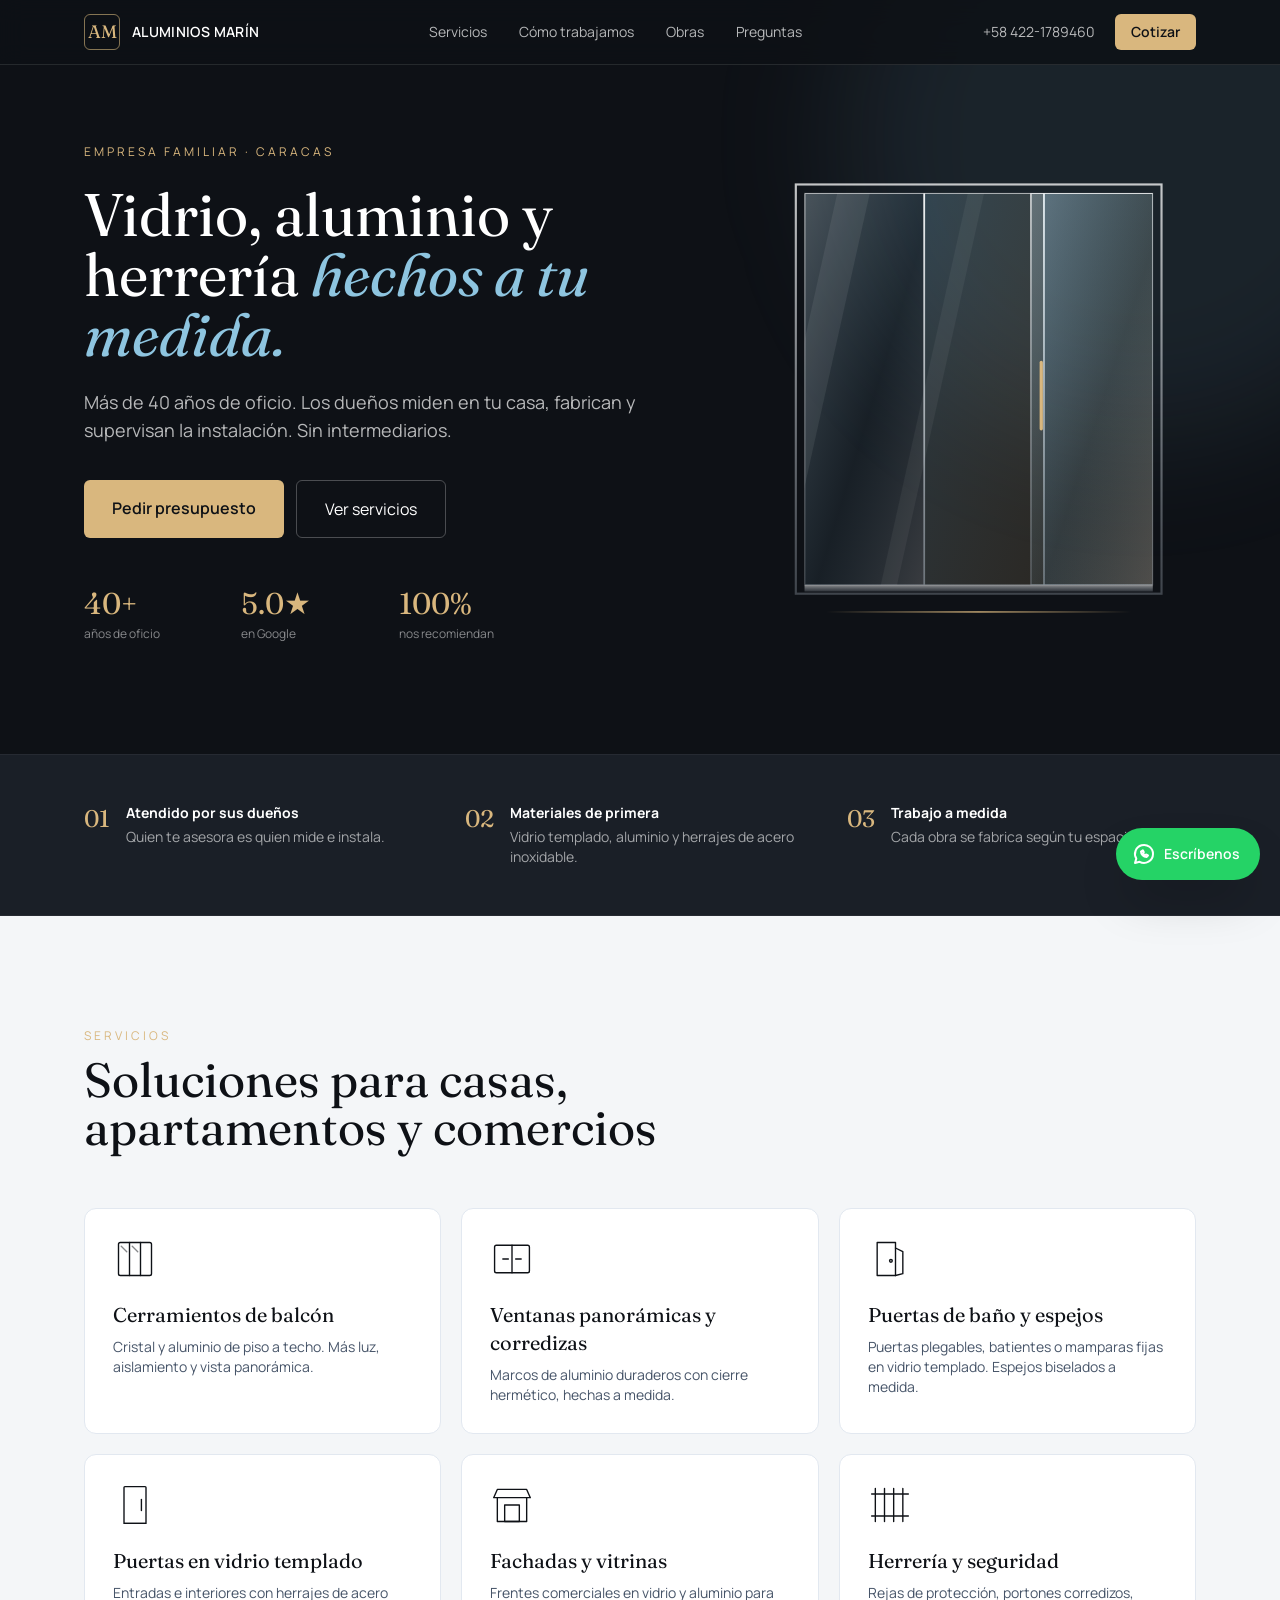
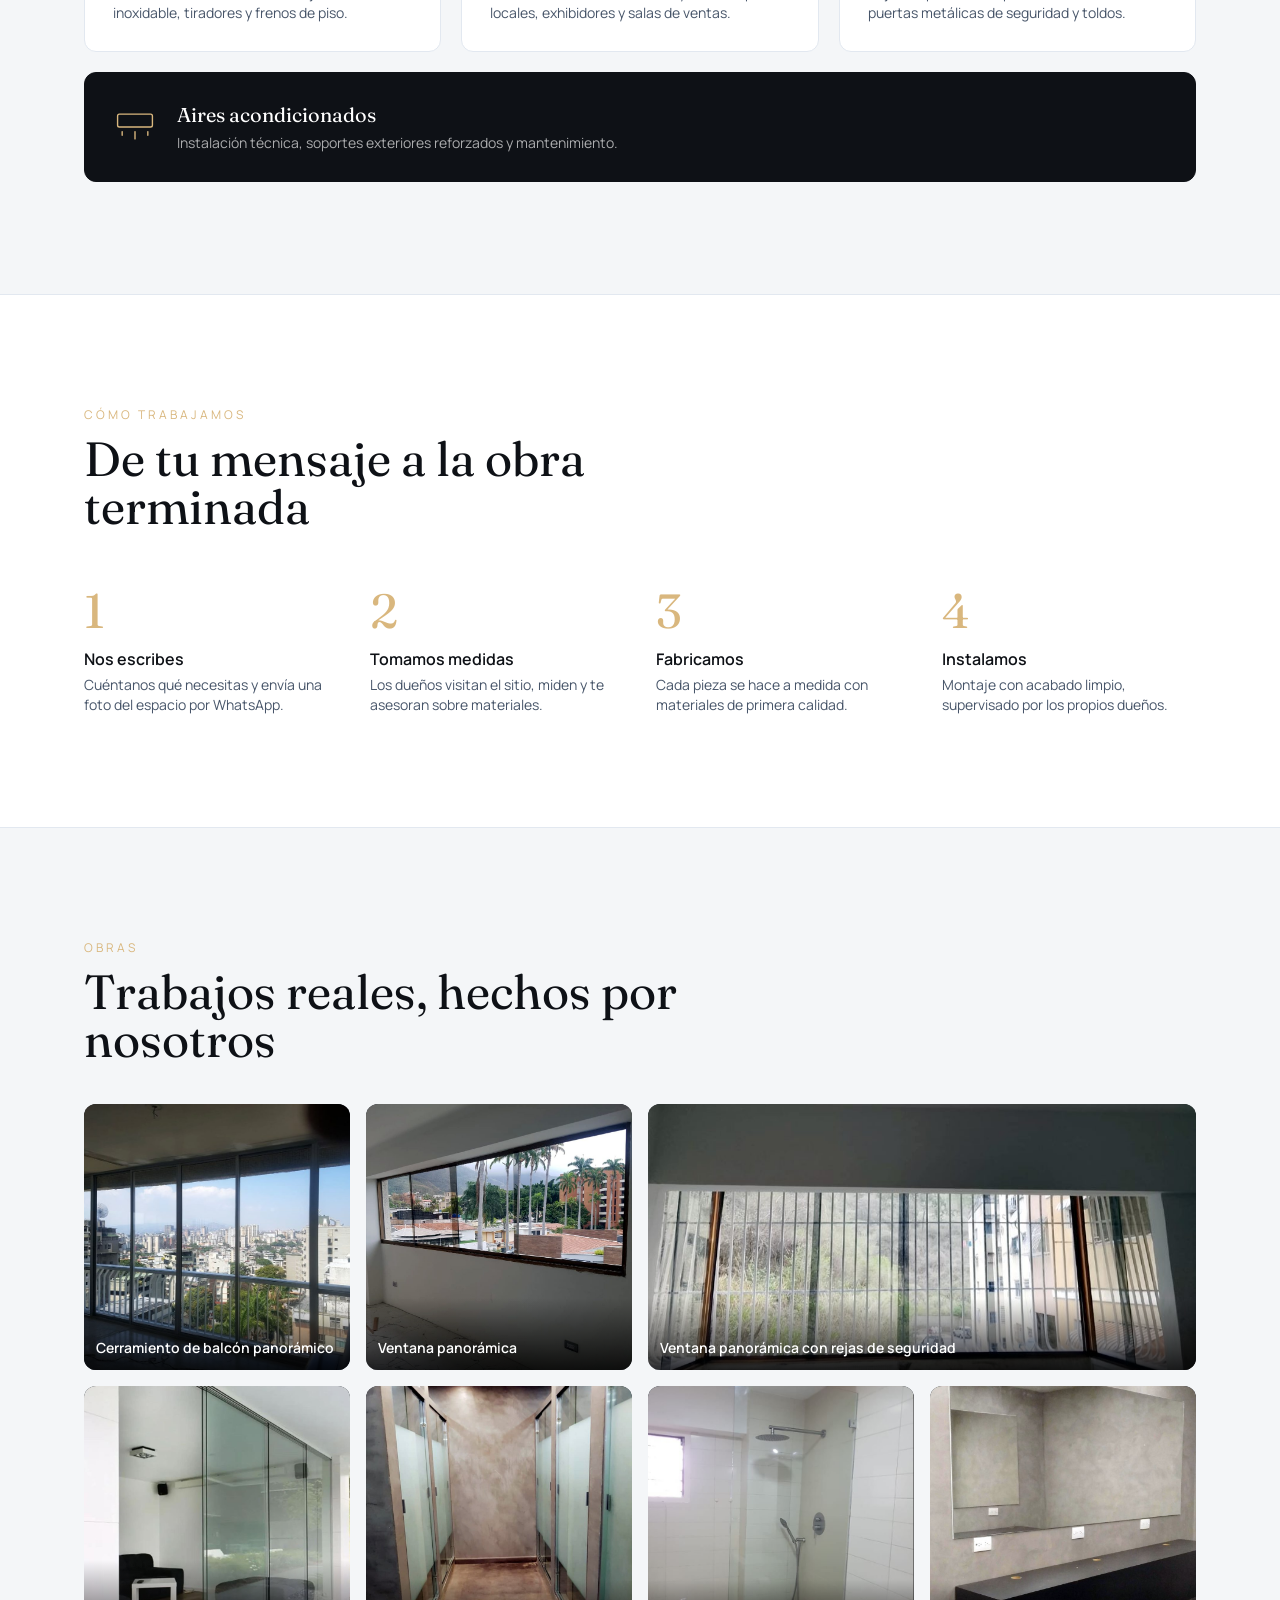
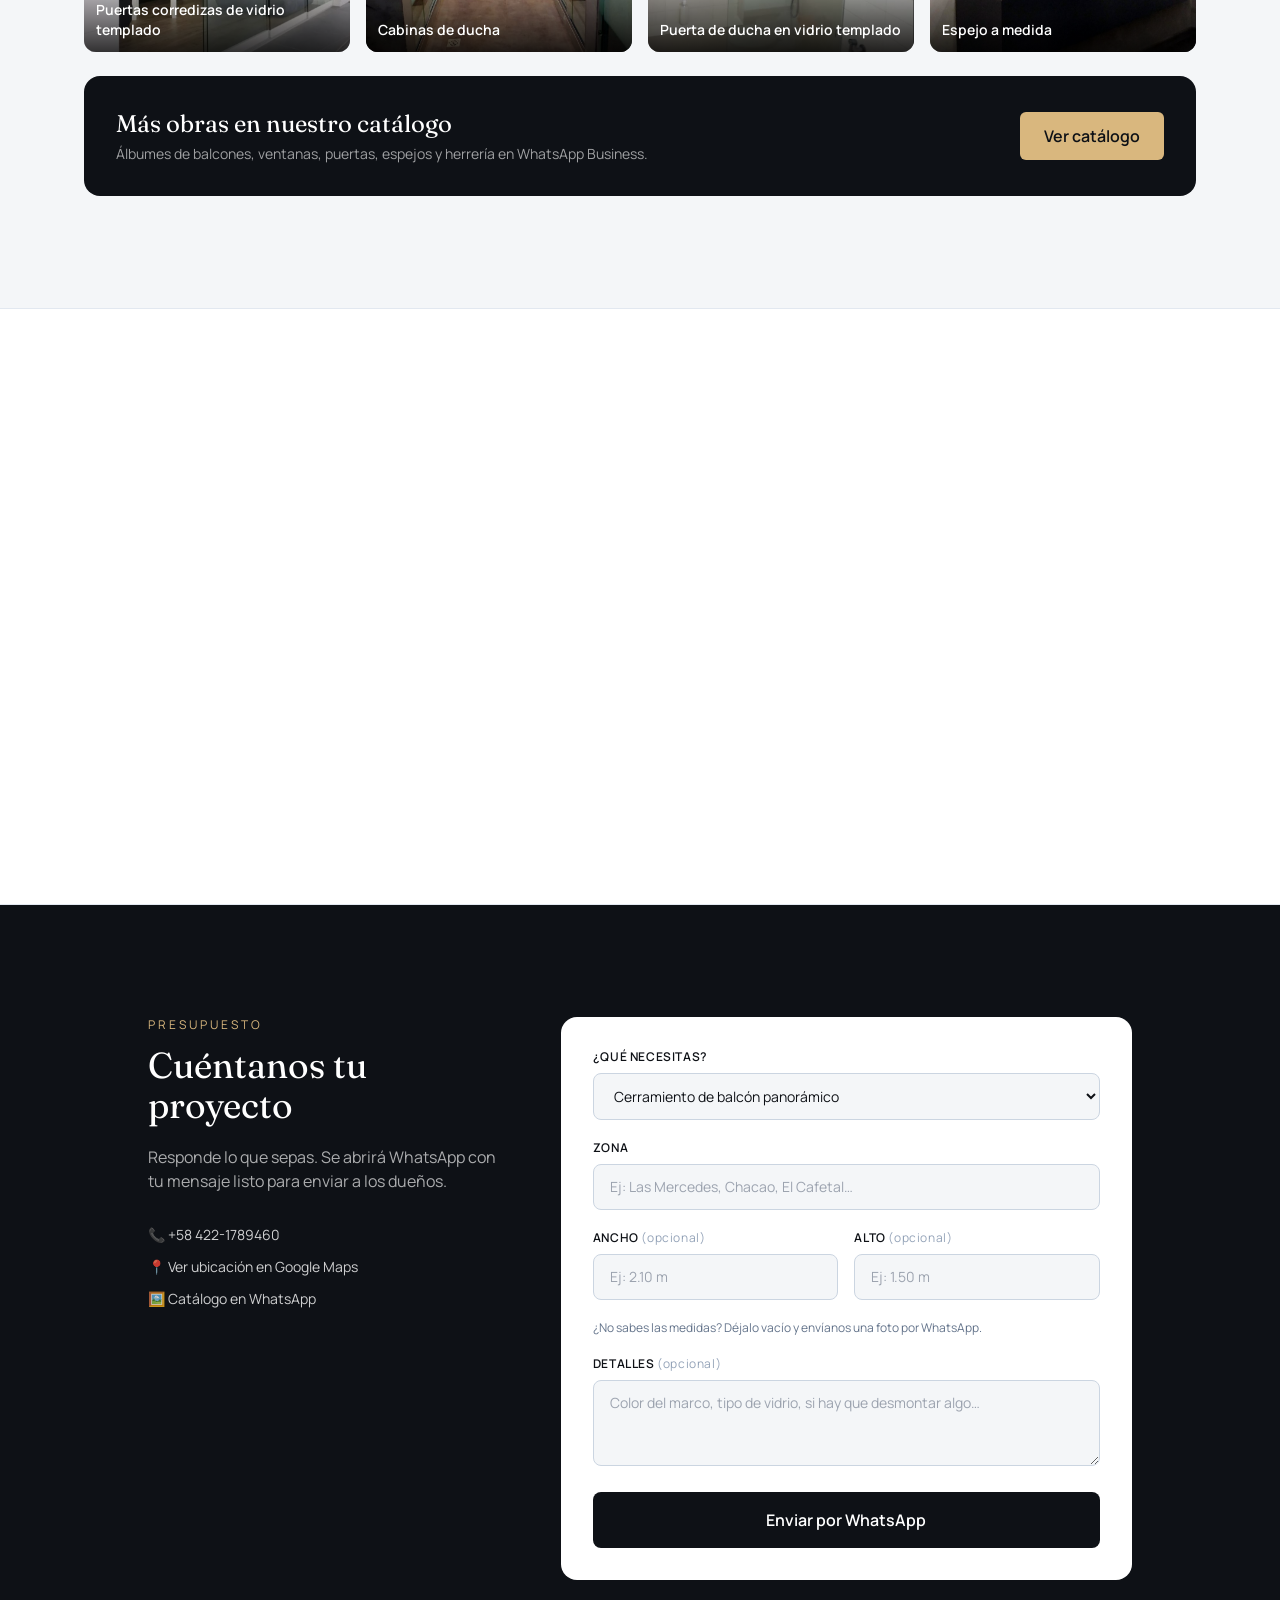
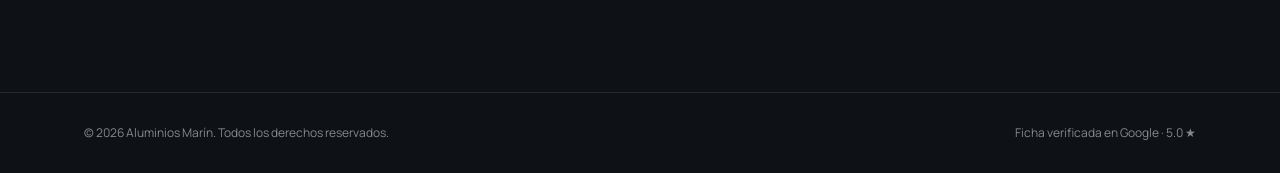
<file: index.html>
<!DOCTYPE html>
<html lang="es" class="scroll-smooth">
<head>
<meta charset="UTF-8">
<meta name="viewport" content="width=device-width, initial-scale=1.0">
<title>Aluminios Marín | Cerramientos de Balcón, Ventanas y Puertas de Vidrio en Caracas</title>
<meta name="description" content="Más de 40 años fabricando cerramientos de balcón, ventanas panorámicas, puertas de baño en vidrio templado, espejos y herrería de seguridad en Caracas. Atendido por sus propios dueños.">
<link rel="canonical" href="https://aluminiosmarin.github.io/">
<meta name="theme-color" content="#0e1116">
<link rel="icon" href="favicon.svg" type="image/svg+xml">
<link rel="apple-touch-icon" href="apple-touch-icon.png">

<meta property="og:type" content="website">
<meta property="og:locale" content="es_VE">
<meta property="og:site_name" content="Aluminios Marín">
<meta property="og:url" content="https://aluminiosmarin.github.io/">
<meta property="og:title" content="Aluminios Marín | Vidrio, aluminio y herrería a medida">
<meta property="og:description" content="Más de 40 años de oficio. Los dueños miden, fabrican e instalan. Cotiza por WhatsApp.">
<meta property="og:image" content="https://aluminiosmarin.github.io/og-image.png">
<meta property="og:image:width" content="1200">
<meta property="og:image:height" content="630">
<meta property="og:image:alt" content="Aluminios Marín: cerramientos, ventanas, puertas de vidrio y herrería a medida">
<meta name="twitter:card" content="summary_large_image">
<meta name="twitter:image" content="https://aluminiosmarin.github.io/og-image.png">

<link rel="preconnect" href="https://fonts.googleapis.com">
<link rel="preconnect" href="https://fonts.gstatic.com" crossorigin>
<link href="https://fonts.googleapis.com/css2?family=Fraunces:opsz,wght@9..144,400;9..144,600&family=Manrope:wght@400;500;600;700&display=swap" rel="stylesheet">
<link rel="stylesheet" href="styles.css">


<style>
  body { background:#f4f6f8; }
  .reveal { opacity:0; transform:translateY(24px); transition:opacity .8s ease, transform .8s ease; }
  .reveal.in { opacity:1; transform:none; }
  .glass-grad { background:linear-gradient(135deg, rgba(142,197,224,.35), rgba(142,197,224,.08) 60%, rgba(255,255,255,.25)); }
  @keyframes sheen { 0%{transform:translateX(-140%) skewX(-20deg)} 100%{transform:translateX(340%) skewX(-20deg)} }
  .sheen { animation: sheen 6s ease-in-out infinite; }
  @keyframes slide { 0%,100%{transform:translateX(0)} 50%{transform:translateX(-70px)} }
  .pane-slide { animation: slide 9s ease-in-out infinite; }
  .svc svg { width:44px; height:44px; stroke:currentColor; fill:none; stroke-width:1.5; stroke-linecap:round; stroke-linejoin:round; }
  .svc:hover { transform:translateY(-4px); }
  .svc { transition:transform .3s ease, border-color .3s ease; }
  details > summary { list-style:none; cursor:pointer; }
  details > summary::-webkit-details-marker { display:none; }
  details[open] .plus { transform:rotate(45deg); }
  .plus { transition:transform .25s ease; }
  @media (prefers-reduced-motion: reduce) { .reveal{opacity:1;transform:none;transition:none} .sheen,.pane-slide{animation:none} }
</style>

<script type="application/ld+json">
{
  "@context":"https://schema.org",
  "@type":"HomeAndConstructionBusiness",
  "name":"Aluminios Marín",
  "description":"Cerramientos de balcón, ventanas panorámicas, puertas de vidrio templado, espejos y herrería a medida. Más de 40 años de experiencia.",
  "telephone":"+584221789460",
  "areaServed":"Caracas, Venezuela",
  "aggregateRating":{"@type":"AggregateRating","ratingValue":"5.0","bestRating":"5"},
  "hasMap":"https://maps.app.goo.gl/CcXSpvubEUdtCrMz6?g_st=ac",
  "url":"https://aluminiosmarin.github.io/"
}
</script>
</head>

<body class="font-sans text-ink antialiased selection:bg-champagne selection:text-ink">

<script>
  const WHATSAPP_NUMBER = "584221789460";
  const CATALOG_URL = "https://wa.me/c/584221789460";
  const MAPS_URL = "https://maps.app.goo.gl/CcXSpvubEUdtCrMz6?g_st=ac";
</script>

<!-- HEADER -->
<header id="top" class="fixed inset-x-0 top-0 z-50 bg-ink/85 backdrop-blur-md border-b border-white/10">
  <div class="max-w-6xl mx-auto px-5 h-16 flex items-center justify-between">
    <a href="#" class="flex items-center gap-3">
      <span class="w-9 h-9 rounded-md border border-champagne/60 text-champagne grid place-items-center font-serif text-lg">AM</span>
      <span class="text-white font-semibold tracking-wide text-sm">ALUMINIOS MARÍN</span>
    </a>
    <nav class="hidden md:flex gap-8 text-sm text-white/70">
      <a href="#servicios" class="hover:text-white">Servicios</a>
      <a href="#proceso" class="hover:text-white">Cómo trabajamos</a>
      <a href="#obras" class="hover:text-white">Obras</a>
      <a href="#faq" class="hover:text-white">Preguntas</a>
    </nav>
    <div class="flex items-center gap-2">
      <a href="tel:+584221789460" class="hidden sm:inline text-white/70 hover:text-white text-sm px-3">+58 422-1789460</a>
      <a href="#contacto" class="bg-champagne text-ink text-sm font-semibold px-4 py-2 rounded-md hover:bg-white transition">Cotizar</a>
    </div>
  </div>
</header>

<!-- HERO -->
<section class="relative bg-ink text-white pt-28 pb-20 sm:pt-36 sm:pb-28 overflow-hidden">
  <div class="absolute -top-40 -right-40 w-[600px] h-[600px] rounded-full bg-glass/10 blur-3xl"></div>
  <div class="max-w-6xl mx-auto px-5 grid lg:grid-cols-12 gap-12 items-center relative">
    <div class="lg:col-span-7 reveal">
      <p class="text-champagne text-xs tracking-[.25em] uppercase mb-6">Empresa familiar · Caracas</p>
      <h1 class="font-serif text-4xl sm:text-6xl leading-[1.05] mb-6">
        Vidrio, aluminio y herrería <span class="text-glass italic">hechos a tu medida.</span>
      </h1>
      <p class="text-white/70 text-lg max-w-xl mb-9">
        Más de 40 años de oficio. Los dueños miden en tu casa, fabrican y supervisan la instalación. Sin intermediarios.
      </p>
      <div class="flex flex-col sm:flex-row gap-3">
        <a href="#contacto" class="bg-champagne text-ink font-semibold px-7 py-4 rounded-md text-center hover:bg-white transition">Pedir presupuesto</a>
        <a href="#servicios" class="border border-white/25 px-7 py-4 rounded-md text-center hover:bg-white/10 transition">Ver servicios</a>
      </div>
      <div class="mt-12 grid grid-cols-3 gap-6 max-w-md">
        <div><div class="font-serif text-3xl text-champagne">40+</div><div class="text-xs text-white/50 mt-1">años de oficio</div></div>
        <div><div class="font-serif text-3xl text-champagne">5.0★</div><div class="text-xs text-white/50 mt-1">en Google</div></div>
        <div><div class="font-serif text-3xl text-champagne">100%</div><div class="text-xs text-white/50 mt-1">nos recomiendan</div></div>
      </div>
    </div>

    <!-- Ilustración: paneles de vidrio y aluminio -->
    <div class="lg:col-span-5 reveal" aria-hidden="true">
      <svg viewBox="0 0 400 440" class="w-full max-w-md mx-auto">
        <defs>
          <linearGradient id="gl1" x1="0" y1="0" x2="1" y2="1">
            <stop offset="0" stop-color="#cfe6f2" stop-opacity=".30"/>
            <stop offset=".55" stop-color="#8ec5e0" stop-opacity=".08"/>
            <stop offset="1" stop-color="#ffffff" stop-opacity=".18"/>
          </linearGradient>
          <linearGradient id="gl2" x1="0" y1="0" x2="1" y2="1">
            <stop offset="0" stop-color="#8ec5e0" stop-opacity=".22"/>
            <stop offset="1" stop-color="#d9b77e" stop-opacity=".14"/>
          </linearGradient>
          <linearGradient id="edge" x1="0" y1="0" x2="0" y2="1">
            <stop offset="0" stop-color="#ffffff" stop-opacity=".75"/>
            <stop offset="1" stop-color="#9aa4af" stop-opacity=".35"/>
          </linearGradient>
          <linearGradient id="floor" x1="0" y1="0" x2="1" y2="0">
            <stop offset="0" stop-color="#d9b77e" stop-opacity="0"/>
            <stop offset=".5" stop-color="#d9b77e" stop-opacity=".8"/>
            <stop offset="1" stop-color="#d9b77e" stop-opacity="0"/>
          </linearGradient>
          <clipPath id="frameClip"><rect x="40" y="36" width="320" height="360"/></clipPath>
        </defs>

        <!-- Marco de aluminio (línea fina) -->
        <rect x="32" y="28" width="336" height="376" fill="none" stroke="url(#edge)" stroke-width="2"/>
        <rect x="40" y="36" width="320" height="360" fill="none" stroke="#ffffff" stroke-opacity=".12" stroke-width="1"/>

        <g clip-path="url(#frameClip)">
          <!-- Paneles de vidrio -->
          <rect x="40" y="36" width="110" height="360" fill="url(#gl1)" stroke="url(#edge)" stroke-width="1.5"/>
          <rect x="150" y="36" width="110" height="360" fill="url(#gl2)" stroke="url(#edge)" stroke-width="1.5"/>
          <rect x="260" y="36" width="100" height="360" fill="url(#gl2)" stroke="url(#edge)" stroke-width="1.5"/>
          <g class="pane-slide">
            <rect x="248" y="36" width="116" height="360" fill="url(#gl1)" stroke="url(#edge)" stroke-width="1.5"/>
            <rect x="256" y="190" width="3" height="64" rx="1.5" fill="#d9b77e"/>
          </g>
          <!-- Reflejos fijos -->
          <polygon points="70,36 100,36 20,396 -10,396" fill="#fff" opacity=".07"/>
          <polygon points="190,36 205,36 125,396 110,396" fill="#fff" opacity=".05"/>
          <!-- Brillo que cruza -->
          <rect x="0" y="30" width="36" height="372" fill="#fff" opacity=".12" class="sheen"/>
        </g>

        <!-- Riel inferior -->
        <rect x="40" y="396" width="320" height="6" fill="url(#edge)" opacity=".7"/>
        <rect x="60" y="420" width="280" height="1.5" fill="url(#floor)"/>
      </svg>
    </div>
  </div>
</section>

<!-- CONFIANZA -->
<section class="bg-graphite text-white py-12 border-y border-white/5">
  <div class="max-w-6xl mx-auto px-5 grid sm:grid-cols-3 gap-8 text-sm">
    <div class="reveal flex gap-4"><span class="text-champagne font-serif text-2xl">01</span><p><strong class="block mb-1">Atendido por sus dueños</strong><span class="text-white/60">Quien te asesora es quien mide e instala.</span></p></div>
    <div class="reveal flex gap-4"><span class="text-champagne font-serif text-2xl">02</span><p><strong class="block mb-1">Materiales de primera</strong><span class="text-white/60">Vidrio templado, aluminio y herrajes de acero inoxidable.</span></p></div>
    <div class="reveal flex gap-4"><span class="text-champagne font-serif text-2xl">03</span><p><strong class="block mb-1">Trabajo a medida</strong><span class="text-white/60">Cada obra se fabrica según tu espacio.</span></p></div>
  </div>
</section>

<!-- SERVICIOS -->
<section id="servicios" class="py-20 sm:py-28">
  <div class="max-w-6xl mx-auto px-5">
    <div class="max-w-2xl mb-14 reveal">
      <p class="text-xs tracking-[.25em] uppercase text-champagne mb-3">Servicios</p>
      <h2 class="font-serif text-3xl sm:text-5xl leading-tight">Soluciones para casas, apartamentos y comercios</h2>
    </div>

    <div class="grid sm:grid-cols-2 lg:grid-cols-3 gap-5">

      <article class="svc reveal bg-white border border-slate-200 hover:border-champagne rounded-xl p-7 text-ink">
        <svg viewBox="0 0 48 48"><rect x="6" y="6" width="36" height="36" rx="2"/><path d="M18 6v36M30 6v36"/><path d="M9 10l6 6M21 10l6 6" opacity=".5"/></svg>
        <h3 class="font-serif text-xl mt-5 mb-2">Cerramientos de balcón</h3>
        <p class="text-sm text-slate-600">Cristal y aluminio de piso a techo. Más luz, aislamiento y vista panorámica.</p>
      </article>

      <article class="svc reveal bg-white border border-slate-200 hover:border-champagne rounded-xl p-7 text-ink">
        <svg viewBox="0 0 48 48"><rect x="5" y="9" width="38" height="30" rx="2"/><path d="M24 9v30"/><path d="M28 24h6" /><path d="M14 24h6"/></svg>
        <h3 class="font-serif text-xl mt-5 mb-2">Ventanas panorámicas y corredizas</h3>
        <p class="text-sm text-slate-600">Marcos de aluminio duraderos con cierre hermético, hechas a medida.</p>
      </article>

      <article class="svc reveal bg-white border border-slate-200 hover:border-champagne rounded-xl p-7 text-ink">
        <svg viewBox="0 0 48 48"><path d="M10 6h20v36H10z"/><path d="M30 12l8 4v24l-8 2"/><circle cx="25" cy="26" r="1.5"/></svg>
        <h3 class="font-serif text-xl mt-5 mb-2">Puertas de baño y espejos</h3>
        <p class="text-sm text-slate-600">Puertas plegables, batientes o mamparas fijas en vidrio templado. Espejos biselados a medida.</p>
      </article>

      <article class="svc reveal bg-white border border-slate-200 hover:border-champagne rounded-xl p-7 text-ink">
        <svg viewBox="0 0 48 48"><rect x="12" y="4" width="24" height="40" rx="1"/><path d="M12 44h24"/><path d="M31 18v12"/></svg>
        <h3 class="font-serif text-xl mt-5 mb-2">Puertas en vidrio templado</h3>
        <p class="text-sm text-slate-600">Entradas e interiores con herrajes de acero inoxidable, tiradores y frenos de piso.</p>
      </article>

      <article class="svc reveal bg-white border border-slate-200 hover:border-champagne rounded-xl p-7 text-ink">
        <svg viewBox="0 0 48 48"><path d="M4 16h40l-4-9H8z"/><path d="M8 16v26h32V16"/><rect x="16" y="24" width="16" height="18"/></svg>
        <h3 class="font-serif text-xl mt-5 mb-2">Fachadas y vitrinas</h3>
        <p class="text-sm text-slate-600">Frentes comerciales en vidrio y aluminio para locales, exhibidores y salas de ventas.</p>
      </article>

      <article class="svc reveal bg-white border border-slate-200 hover:border-champagne rounded-xl p-7 text-ink">
        <svg viewBox="0 0 48 48"><path d="M8 6v36M18 6v36M28 6v36M38 6v36"/><path d="M4 12h40M4 36h40"/></svg>
        <h3 class="font-serif text-xl mt-5 mb-2">Herrería y seguridad</h3>
        <p class="text-sm text-slate-600">Rejas de protección, portones corredizos, puertas metálicas de seguridad y toldos.</p>
      </article>

      <article class="svc reveal bg-ink text-white rounded-xl p-7 sm:col-span-2 lg:col-span-3 flex flex-col sm:flex-row sm:items-center gap-5 border border-ink">
        <svg viewBox="0 0 48 48" class="text-champagne shrink-0"><rect x="5" y="10" width="38" height="14" rx="2"/><path d="M10 29v4M24 29v8M38 29v4"/></svg>
        <div>
          <h3 class="font-serif text-xl mb-1">Aires acondicionados</h3>
          <p class="text-sm text-white/65">Instalación técnica, soportes exteriores reforzados y mantenimiento.</p>
        </div>
      </article>
    </div>
  </div>
</section>

<!-- PROCESO -->
<section id="proceso" class="py-20 sm:py-28 bg-white border-y border-slate-200">
  <div class="max-w-6xl mx-auto px-5">
    <div class="max-w-2xl mb-14 reveal">
      <p class="text-xs tracking-[.25em] uppercase text-champagne mb-3">Cómo trabajamos</p>
      <h2 class="font-serif text-3xl sm:text-5xl leading-tight">De tu mensaje a la obra terminada</h2>
    </div>
    <ol class="grid md:grid-cols-4 gap-8">
      <li class="reveal"><div class="font-serif text-5xl text-champagne mb-3">1</div><h3 class="font-semibold mb-1">Nos escribes</h3><p class="text-sm text-slate-600">Cuéntanos qué necesitas y envía una foto del espacio por WhatsApp.</p></li>
      <li class="reveal"><div class="font-serif text-5xl text-champagne mb-3">2</div><h3 class="font-semibold mb-1">Tomamos medidas</h3><p class="text-sm text-slate-600">Los dueños visitan el sitio, miden y te asesoran sobre materiales.</p></li>
      <li class="reveal"><div class="font-serif text-5xl text-champagne mb-3">3</div><h3 class="font-semibold mb-1">Fabricamos</h3><p class="text-sm text-slate-600">Cada pieza se hace a medida con materiales de primera calidad.</p></li>
      <li class="reveal"><div class="font-serif text-5xl text-champagne mb-3">4</div><h3 class="font-semibold mb-1">Instalamos</h3><p class="text-sm text-slate-600">Montaje con acabado limpio, supervisado por los propios dueños.</p></li>
    </ol>
  </div>
</section>

<!-- OBRAS -->
<section id="obras" class="py-20 sm:py-28">
  <div class="max-w-6xl mx-auto px-5">
    <div class="max-w-2xl mb-10 reveal">
      <p class="text-xs tracking-[.25em] uppercase text-champagne mb-3">Obras</p>
      <h2 class="font-serif text-3xl sm:text-5xl leading-tight">Trabajos reales, hechos por nosotros</h2>
    </div>
    <div class="grid grid-cols-2 md:grid-cols-4 gap-3 sm:gap-4">
      <a href="fotos/balcon-panoramico.jpg" target="_blank" rel="noopener" class="group reveal relative block aspect-square overflow-hidden rounded-xl bg-graphite">
        <img src="fotos/balcon-panoramico.jpg" loading="lazy" alt="Cerramiento de balcón panorámico: vidrio y aluminio de piso a techo con baranda" style="object-position:center 50%" class="absolute inset-0 w-full h-full object-cover transition-transform duration-500 group-hover:scale-105">
        <span class="absolute inset-x-0 bottom-0 px-3 pb-3 pt-10 bg-gradient-to-t from-black/80 via-black/40 to-transparent text-white text-[13px] sm:text-sm font-semibold leading-snug">Cerramiento de balcón panorámico</span>
      </a>
      <a href="fotos/ventana-panoramica.jpg" target="_blank" rel="noopener" class="group reveal relative block aspect-square overflow-hidden rounded-xl bg-graphite">
        <img src="fotos/ventana-panoramica.jpg" loading="lazy" alt="Ventana panorámica: marco de aluminio y vidrio de gran formato" style="object-position:center 42%" class="absolute inset-0 w-full h-full object-cover transition-transform duration-500 group-hover:scale-105">
        <span class="absolute inset-x-0 bottom-0 px-3 pb-3 pt-10 bg-gradient-to-t from-black/80 via-black/40 to-transparent text-white text-[13px] sm:text-sm font-semibold leading-snug">Ventana panorámica</span>
      </a>
      <a href="fotos/ventana-panoramica-rejas.jpg" target="_blank" rel="noopener" class="group reveal relative block col-span-2 aspect-[2.06/1] overflow-hidden rounded-xl bg-graphite">
        <img src="fotos/ventana-panoramica-rejas.jpg" loading="lazy" alt="Ventana panorámica con rejas de seguridad: vidrio con protección de herrería" style="object-position:center 82%" class="absolute inset-0 w-full h-full object-cover transition-transform duration-500 group-hover:scale-105">
        <span class="absolute inset-x-0 bottom-0 px-3 pb-3 pt-10 bg-gradient-to-t from-black/80 via-black/40 to-transparent text-white text-[13px] sm:text-sm font-semibold leading-snug">Ventana panorámica con rejas de seguridad</span>
      </a>
      <a href="fotos/puertas-corredizas-vidrio.jpg" target="_blank" rel="noopener" class="group reveal relative block aspect-square overflow-hidden rounded-xl bg-graphite">
        <img src="fotos/puertas-corredizas-vidrio.jpg" loading="lazy" alt="Puertas corredizas de vidrio templado: paneles de gran formato" style="object-position:center 50%" class="absolute inset-0 w-full h-full object-cover transition-transform duration-500 group-hover:scale-105">
        <span class="absolute inset-x-0 bottom-0 px-3 pb-3 pt-10 bg-gradient-to-t from-black/80 via-black/40 to-transparent text-white text-[13px] sm:text-sm font-semibold leading-snug">Puertas corredizas de vidrio templado</span>
      </a>
      <a href="fotos/cabinas-ducha.jpg" target="_blank" rel="noopener" class="group reveal relative block aspect-square overflow-hidden rounded-xl bg-graphite">
        <img src="fotos/cabinas-ducha.jpg" loading="lazy" alt="Cabinas de ducha: puertas corredizas en vidrio esmerilado" style="object-position:center 55%" class="absolute inset-0 w-full h-full object-cover transition-transform duration-500 group-hover:scale-105">
        <span class="absolute inset-x-0 bottom-0 px-3 pb-3 pt-10 bg-gradient-to-t from-black/80 via-black/40 to-transparent text-white text-[13px] sm:text-sm font-semibold leading-snug">Cabinas de ducha</span>
      </a>
      <a href="fotos/puerta-ducha-vidrio.jpg" target="_blank" rel="noopener" class="group reveal relative block aspect-square overflow-hidden rounded-xl bg-graphite">
        <img src="fotos/puerta-ducha-vidrio.jpg" loading="lazy" alt="Puerta de ducha en vidrio templado: panel de vidrio con herrajes de fijación" style="object-position:center 45%" class="absolute inset-0 w-full h-full object-cover transition-transform duration-500 group-hover:scale-105">
        <span class="absolute inset-x-0 bottom-0 px-3 pb-3 pt-10 bg-gradient-to-t from-black/80 via-black/40 to-transparent text-white text-[13px] sm:text-sm font-semibold leading-snug">Puerta de ducha en vidrio templado</span>
      </a>
      <a href="fotos/espejo-a-medida.jpg" target="_blank" rel="noopener" class="group reveal relative block aspect-square overflow-hidden rounded-xl bg-graphite">
        <img src="fotos/espejo-a-medida.jpg" loading="lazy" alt="Espejo a medida: espejo de gran formato sobre mueble flotante" style="object-position:center 50%" class="absolute inset-0 w-full h-full object-cover transition-transform duration-500 group-hover:scale-105">
        <span class="absolute inset-x-0 bottom-0 px-3 pb-3 pt-10 bg-gradient-to-t from-black/80 via-black/40 to-transparent text-white text-[13px] sm:text-sm font-semibold leading-snug">Espejo a medida</span>
      </a>
    </div>
    <div class="reveal mt-6 bg-ink text-white rounded-2xl p-6 sm:p-8 flex flex-col sm:flex-row items-center justify-between gap-5">
      <div>
        <h3 class="font-serif text-2xl mb-1">Más obras en nuestro catálogo</h3>
        <p class="text-white/60 text-sm">Álbumes de balcones, ventanas, puertas, espejos y herrería en WhatsApp Business.</p>
      </div>
      <a href="https://wa.me/c/584221789460" target="_blank" rel="noopener" class="bg-champagne text-ink font-semibold px-6 py-3 rounded-md hover:bg-white transition whitespace-nowrap">Ver catálogo</a>
    </div>
  </div>
</section>

<!-- FAQ -->
<section id="faq" class="py-20 sm:py-28 bg-white border-y border-slate-200">
  <div class="max-w-3xl mx-auto px-5">
    <h2 class="font-serif text-3xl sm:text-4xl mb-10 reveal">Preguntas frecuentes</h2>
    <div class="divide-y divide-slate-200 reveal">
      <details class="py-5"><summary class="flex justify-between items-center font-semibold">¿Cómo sé cuánto va a costar?<span class="plus text-2xl text-champagne">+</span></summary><p class="text-sm text-slate-600 mt-3">Llena el formulario o escríbenos por WhatsApp con medidas aproximadas y una foto. Los dueños te responden con una estimación.</p></details>
      <details class="py-5"><summary class="flex justify-between items-center font-semibold">¿Quién toma las medidas?<span class="plus text-2xl text-champagne">+</span></summary><p class="text-sm text-slate-600 mt-3">Los propios dueños de la empresa visitan el sitio, toman las medidas e inspeccionan la instalación.</p></details>
      <details class="py-5"><summary class="flex justify-between items-center font-semibold">¿Y si no sé las medidas?<span class="plus text-2xl text-champagne">+</span></summary><p class="text-sm text-slate-600 mt-3">No hay problema. Con una foto y la zona donde estás podemos orientarte, y la medida exacta la tomamos en sitio.</p></details>
      <details class="py-5"><summary class="flex justify-between items-center font-semibold">¿Qué trabajos hacen?<span class="plus text-2xl text-champagne">+</span></summary><p class="text-sm text-slate-600 mt-3">Cerramientos de balcón, ventanas, puertas y mamparas de vidrio templado, espejos, fachadas comerciales, herrería de seguridad, toldos e instalación de aires acondicionados.</p></details>
      <!-- Puedes añadir: zonas de cobertura, formas de pago, garantía, tiempos de entrega -->
    </div>
  </div>
</section>

<!-- CONTACTO -->
<section id="contacto" class="py-20 sm:py-28 bg-ink text-white">
  <div class="max-w-5xl mx-auto px-5 grid lg:grid-cols-5 gap-12">
    <div class="lg:col-span-2 reveal">
      <p class="text-xs tracking-[.25em] uppercase text-champagne mb-3">Presupuesto</p>
      <h2 class="font-serif text-3xl sm:text-4xl leading-tight mb-5">Cuéntanos tu proyecto</h2>
      <p class="text-white/65 mb-8">Responde lo que sepas. Se abrirá WhatsApp con tu mensaje listo para enviar a los dueños.</p>
      <ul class="space-y-3 text-sm text-white/80">
        <li><a href="tel:+584221789460" class="hover:text-champagne">📞 +58 422-1789460</a></li>
        <li><a href="https://maps.app.goo.gl/CcXSpvubEUdtCrMz6?g_st=ac" target="_blank" rel="noopener" class="hover:text-champagne">📍 Ver ubicación en Google Maps</a></li>
        <li><a href="https://wa.me/c/584221789460" target="_blank" rel="noopener" class="hover:text-champagne">🖼️ Catálogo en WhatsApp</a></li>
      </ul>
    </div>

    <form id="quoteForm" onsubmit="handleQuoteSubmit(event)" class="lg:col-span-3 bg-white text-ink rounded-2xl p-6 sm:p-8 space-y-5 reveal">
      <div>
        <label for="quoteService" class="block text-xs font-semibold uppercase tracking-wider mb-2">¿Qué necesitas?</label>
        <select id="quoteService" required class="w-full px-4 py-3 bg-mist border border-slate-300 rounded-lg focus:ring-2 focus:ring-champagne outline-none text-sm">
          <option>Cerramiento de balcón panorámico</option>
          <option>Ventanas panorámicas y corredizas</option>
          <option>Puerta de baño o espejo a medida</option>
          <option>Puerta batiente en vidrio templado</option>
          <option>Fachada o vitrina comercial</option>
          <option>Herrería (rejas, portones, toldos)</option>
          <option>Aire acondicionado (instalación / mantenimiento)</option>
        </select>
      </div>
      <div>
        <label for="quoteZone" class="block text-xs font-semibold uppercase tracking-wider mb-2">Zona</label>
        <input id="quoteZone" required placeholder="Ej: Las Mercedes, Chacao, El Cafetal…" class="w-full px-4 py-3 bg-mist border border-slate-300 rounded-lg focus:ring-2 focus:ring-champagne outline-none text-sm">
      </div>
      <div class="grid sm:grid-cols-2 gap-4">
        <div>
          <label for="quoteWidth" class="block text-xs font-semibold uppercase tracking-wider mb-2">Ancho <span class="text-slate-400 normal-case font-normal">(opcional)</span></label>
          <input id="quoteWidth" placeholder="Ej: 2.10 m" class="w-full px-4 py-3 bg-mist border border-slate-300 rounded-lg focus:ring-2 focus:ring-champagne outline-none text-sm">
        </div>
        <div>
          <label for="quoteHeight" class="block text-xs font-semibold uppercase tracking-wider mb-2">Alto <span class="text-slate-400 normal-case font-normal">(opcional)</span></label>
          <input id="quoteHeight" placeholder="Ej: 1.50 m" class="w-full px-4 py-3 bg-mist border border-slate-300 rounded-lg focus:ring-2 focus:ring-champagne outline-none text-sm">
        </div>
      </div>
      <p class="text-xs text-slate-500 -mt-2">¿No sabes las medidas? Déjalo vacío y envíanos una foto por WhatsApp.</p>
      <div>
        <label for="quoteDetails" class="block text-xs font-semibold uppercase tracking-wider mb-2">Detalles <span class="text-slate-400 normal-case font-normal">(opcional)</span></label>
        <textarea id="quoteDetails" rows="3" placeholder="Color del marco, tipo de vidrio, si hay que desmontar algo…" class="w-full px-4 py-3 bg-mist border border-slate-300 rounded-lg focus:ring-2 focus:ring-champagne outline-none text-sm"></textarea>
      </div>
      <button type="submit" class="w-full py-4 bg-ink hover:bg-champagne hover:text-ink text-white font-semibold rounded-lg transition">Enviar por WhatsApp</button>
    </form>
  </div>
</section>

<!-- FOOTER -->
<footer class="bg-ink border-t border-white/10 text-white/50 text-xs py-8">
  <div class="max-w-6xl mx-auto px-5 flex flex-col sm:flex-row justify-between gap-3">
    <span>© <span id="year"></span> Aluminios Marín. Todos los derechos reservados.</span>
    <a href="https://maps.app.goo.gl/CcXSpvubEUdtCrMz6?g_st=ac" target="_blank" rel="noopener" class="hover:text-white">Ficha verificada en Google · 5.0 ★</a>
  </div>
</footer>

<!-- Botón flotante: abre chat directo con mensaje precargado -->
<a id="fab" href="#" target="_blank" rel="noopener" aria-label="Escribir por WhatsApp"
   class="fixed bottom-5 right-5 z-50 flex items-center gap-2 bg-[#25D366] text-white font-semibold text-sm pl-4 pr-5 py-3.5 rounded-full shadow-2xl hover:scale-105 transition">
  <svg viewBox="0 0 24 24" class="w-6 h-6" fill="none" stroke="currentColor" stroke-width="2" stroke-linecap="round" stroke-linejoin="round"><path d="M21 12a9 9 0 0 1-13.4 7.8L3 21l1.300-4.400A9 9 0 1 1 21 12z"/><path d="M9 9.500c0 3 2.500 5.500 5.500 5.500l1.500-1.500-2-1-1 .8c-.8-.4-1.600-1.200-2-2l.8-1-1-2z"/></svg>
  <span class="hidden sm:inline">Escríbenos</span>
</a>

<script>
  // Año
  document.getElementById('year').textContent = new Date().getFullYear();

  // Botón flotante con mensaje precargado
  document.getElementById('fab').href =
    `https://wa.me/${WHATSAPP_NUMBER}?text=${encodeURIComponent('Hola Aluminios Marín, quisiera información sobre un trabajo.')}`;

  // Animaciones al hacer scroll
  const io = new IntersectionObserver(entries => {
    entries.forEach(e => { if (e.isIntersecting) { e.target.classList.add('in'); io.unobserve(e.target); } });
  }, { threshold: .12 });
  document.querySelectorAll('.reveal').forEach(el => io.observe(el));

  // Cotizador -> WhatsApp
  function handleQuoteSubmit(e) {
    e.preventDefault();
    const v = id => document.getElementById(id).value.trim();
    const lines = [
      'Hola Aluminios Marín, me interesa cotizar:',
      '',
      `*Servicio:* ${v('quoteService')}`,
      `*Zona:* ${v('quoteZone')}`,
      `*Ancho aprox.:* ${v('quoteWidth') || 'Lo envío con foto'}`,
      `*Alto aprox.:* ${v('quoteHeight') || 'Lo envío con foto'}`,
      `*Detalles:* ${v('quoteDetails') || 'Sin detalles adicionales'}`,
      '',
      'Quedo atento a su respuesta. ¡Gracias!'
    ];
    window.open(`https://wa.me/${WHATSAPP_NUMBER}?text=${encodeURIComponent(lines.join('\n'))}`, '_blank');
  }
</script>
</body>
</html>
</file>
<file: styles.css>
*,:after,:before{--tw-border-spacing-x:0;--tw-border-spacing-y:0;--tw-translate-x:0;--tw-translate-y:0;--tw-rotate:0;--tw-skew-x:0;--tw-skew-y:0;--tw-scale-x:1;--tw-scale-y:1;--tw-pan-x: ;--tw-pan-y: ;--tw-pinch-zoom: ;--tw-scroll-snap-strictness:proximity;--tw-gradient-from-position: ;--tw-gradient-via-position: ;--tw-gradient-to-position: ;--tw-ordinal: ;--tw-slashed-zero: ;--tw-numeric-figure: ;--tw-numeric-spacing: ;--tw-numeric-fraction: ;--tw-ring-inset: ;--tw-ring-offset-width:0px;--tw-ring-offset-color:#fff;--tw-ring-color:rgba(59,130,246,.5);--tw-ring-offset-shadow:0 0 #0000;--tw-ring-shadow:0 0 #0000;--tw-shadow:0 0 #0000;--tw-shadow-colored:0 0 #0000;--tw-blur: ;--tw-brightness: ;--tw-contrast: ;--tw-grayscale: ;--tw-hue-rotate: ;--tw-invert: ;--tw-saturate: ;--tw-sepia: ;--tw-drop-shadow: ;--tw-backdrop-blur: ;--tw-backdrop-brightness: ;--tw-backdrop-contrast: ;--tw-backdrop-grayscale: ;--tw-backdrop-hue-rotate: ;--tw-backdrop-invert: ;--tw-backdrop-opacity: ;--tw-backdrop-saturate: ;--tw-backdrop-sepia: ;--tw-contain-size: ;--tw-contain-layout: ;--tw-contain-paint: ;--tw-contain-style: }::backdrop{--tw-border-spacing-x:0;--tw-border-spacing-y:0;--tw-translate-x:0;--tw-translate-y:0;--tw-rotate:0;--tw-skew-x:0;--tw-skew-y:0;--tw-scale-x:1;--tw-scale-y:1;--tw-pan-x: ;--tw-pan-y: ;--tw-pinch-zoom: ;--tw-scroll-snap-strictness:proximity;--tw-gradient-from-position: ;--tw-gradient-via-position: ;--tw-gradient-to-position: ;--tw-ordinal: ;--tw-slashed-zero: ;--tw-numeric-figure: ;--tw-numeric-spacing: ;--tw-numeric-fraction: ;--tw-ring-inset: ;--tw-ring-offset-width:0px;--tw-ring-offset-color:#fff;--tw-ring-color:rgba(59,130,246,.5);--tw-ring-offset-shadow:0 0 #0000;--tw-ring-shadow:0 0 #0000;--tw-shadow:0 0 #0000;--tw-shadow-colored:0 0 #0000;--tw-blur: ;--tw-brightness: ;--tw-contrast: ;--tw-grayscale: ;--tw-hue-rotate: ;--tw-invert: ;--tw-saturate: ;--tw-sepia: ;--tw-drop-shadow: ;--tw-backdrop-blur: ;--tw-backdrop-brightness: ;--tw-backdrop-contrast: ;--tw-backdrop-grayscale: ;--tw-backdrop-hue-rotate: ;--tw-backdrop-invert: ;--tw-backdrop-opacity: ;--tw-backdrop-saturate: ;--tw-backdrop-sepia: ;--tw-contain-size: ;--tw-contain-layout: ;--tw-contain-paint: ;--tw-contain-style: }/*! tailwindcss v3.4.17 | MIT License | https://tailwindcss.com*/*,:after,:before{border:0 solid #e5e7eb;box-sizing:border-box}:after,:before{--tw-content:""}:host,html{line-height:1.5;-webkit-text-size-adjust:100%;font-family:Manrope,sans-serif;font-feature-settings:normal;font-variation-settings:normal;-moz-tab-size:4;-o-tab-size:4;tab-size:4;-webkit-tap-highlight-color:transparent}body{line-height:inherit;margin:0}hr{border-top-width:1px;color:inherit;height:0}abbr:where([title]){-webkit-text-decoration:underline dotted;text-decoration:underline dotted}h1,h2,h3,h4,h5,h6{font-size:inherit;font-weight:inherit}a{color:inherit;text-decoration:inherit}b,strong{font-weight:bolder}code,kbd,pre,samp{font-family:ui-monospace,SFMono-Regular,Menlo,Monaco,Consolas,Liberation Mono,Courier New,monospace;font-feature-settings:normal;font-size:1em;font-variation-settings:normal}small{font-size:80%}sub,sup{font-size:75%;line-height:0;position:relative;vertical-align:baseline}sub{bottom:-.25em}sup{top:-.5em}table{border-collapse:collapse;border-color:inherit;text-indent:0}button,input,optgroup,select,textarea{color:inherit;font-family:inherit;font-feature-settings:inherit;font-size:100%;font-variation-settings:inherit;font-weight:inherit;letter-spacing:inherit;line-height:inherit;margin:0;padding:0}button,select{text-transform:none}button,input:where([type=button]),input:where([type=reset]),input:where([type=submit]){-webkit-appearance:button;background-color:transparent;background-image:none}:-moz-focusring{outline:auto}:-moz-ui-invalid{box-shadow:none}progress{vertical-align:baseline}::-webkit-inner-spin-button,::-webkit-outer-spin-button{height:auto}[type=search]{-webkit-appearance:textfield;outline-offset:-2px}::-webkit-search-decoration{-webkit-appearance:none}::-webkit-file-upload-button{-webkit-appearance:button;font:inherit}summary{display:list-item}blockquote,dd,dl,figure,h1,h2,h3,h4,h5,h6,hr,p,pre{margin:0}fieldset{margin:0}fieldset,legend{padding:0}menu,ol,ul{list-style:none;margin:0;padding:0}dialog{padding:0}textarea{resize:vertical}input::-moz-placeholder,textarea::-moz-placeholder{color:#9ca3af;opacity:1}input::placeholder,textarea::placeholder{color:#9ca3af;opacity:1}[role=button],button{cursor:pointer}:disabled{cursor:default}audio,canvas,embed,iframe,img,object,svg,video{display:block;vertical-align:middle}img,video{height:auto;max-width:100%}[hidden]:where(:not([hidden=until-found])){display:none}.fixed{position:fixed}.absolute{position:absolute}.relative{position:relative}.inset-0{inset:0}.inset-x-0{left:0;right:0}.-right-40{right:-10rem}.-top-40{top:-10rem}.bottom-0{bottom:0}.bottom-5{bottom:1.25rem}.right-5{right:1.25rem}.top-0{top:0}.z-50{z-index:50}.col-span-2{grid-column:span 2/span 2}.mx-auto{margin-left:auto;margin-right:auto}.-mt-2{margin-top:-.5rem}.mb-1{margin-bottom:.25rem}.mb-10{margin-bottom:2.5rem}.mb-14{margin-bottom:3.5rem}.mb-2{margin-bottom:.5rem}.mb-3{margin-bottom:.75rem}.mb-5{margin-bottom:1.25rem}.mb-6{margin-bottom:1.5rem}.mb-8{margin-bottom:2rem}.mb-9{margin-bottom:2.25rem}.mt-1{margin-top:.25rem}.mt-12{margin-top:3rem}.mt-3{margin-top:.75rem}.mt-5{margin-top:1.25rem}.mt-6{margin-top:1.5rem}.block{display:block}.flex{display:flex}.grid{display:grid}.hidden{display:none}.aspect-\[2\.06\/1\]{aspect-ratio:2.06/1}.aspect-square{aspect-ratio:1/1}.h-16{height:4rem}.h-6{height:1.5rem}.h-9{height:2.25rem}.h-\[600px\]{height:600px}.h-full{height:100%}.w-6{width:1.5rem}.w-9{width:2.25rem}.w-\[600px\]{width:600px}.w-full{width:100%}.max-w-2xl{max-width:42rem}.max-w-3xl{max-width:48rem}.max-w-5xl{max-width:64rem}.max-w-6xl{max-width:72rem}.max-w-md{max-width:28rem}.max-w-xl{max-width:36rem}.shrink-0{flex-shrink:0}.transform{transform:translate(var(--tw-translate-x),var(--tw-translate-y)) rotate(var(--tw-rotate)) skewX(var(--tw-skew-x)) skewY(var(--tw-skew-y)) scaleX(var(--tw-scale-x)) scaleY(var(--tw-scale-y))}.grid-cols-2{grid-template-columns:repeat(2,minmax(0,1fr))}.grid-cols-3{grid-template-columns:repeat(3,minmax(0,1fr))}.flex-col{flex-direction:column}.place-items-center{place-items:center}.items-center{align-items:center}.justify-between{justify-content:space-between}.gap-12{gap:3rem}.gap-2{gap:.5rem}.gap-3{gap:.75rem}.gap-4{gap:1rem}.gap-5{gap:1.25rem}.gap-6{gap:1.5rem}.gap-8{gap:2rem}.space-y-3>:not([hidden])~:not([hidden]){--tw-space-y-reverse:0;margin-bottom:calc(.75rem*var(--tw-space-y-reverse));margin-top:calc(.75rem*(1 - var(--tw-space-y-reverse)))}.space-y-5>:not([hidden])~:not([hidden]){--tw-space-y-reverse:0;margin-bottom:calc(1.25rem*var(--tw-space-y-reverse));margin-top:calc(1.25rem*(1 - var(--tw-space-y-reverse)))}.divide-y>:not([hidden])~:not([hidden]){--tw-divide-y-reverse:0;border-bottom-width:calc(1px*var(--tw-divide-y-reverse));border-top-width:calc(1px*(1 - var(--tw-divide-y-reverse)))}.divide-slate-200>:not([hidden])~:not([hidden]){--tw-divide-opacity:1;border-color:rgb(226 232 240/var(--tw-divide-opacity,1))}.overflow-hidden{overflow:hidden}.scroll-smooth{scroll-behavior:smooth}.whitespace-nowrap{white-space:nowrap}.rounded-2xl{border-radius:1rem}.rounded-full{border-radius:9999px}.rounded-lg{border-radius:.5rem}.rounded-md{border-radius:.375rem}.rounded-xl{border-radius:.75rem}.border{border-width:1px}.border-y{border-top-width:1px}.border-b,.border-y{border-bottom-width:1px}.border-t{border-top-width:1px}.border-champagne\/60{border-color:hsla(38,54%,67%,.6)}.border-ink{--tw-border-opacity:1;border-color:rgb(14 17 22/var(--tw-border-opacity,1))}.border-slate-200{--tw-border-opacity:1;border-color:rgb(226 232 240/var(--tw-border-opacity,1))}.border-slate-300{--tw-border-opacity:1;border-color:rgb(203 213 225/var(--tw-border-opacity,1))}.border-white\/10{border-color:hsla(0,0%,100%,.1)}.border-white\/25{border-color:hsla(0,0%,100%,.25)}.border-white\/5{border-color:hsla(0,0%,100%,.05)}.bg-\[\#25D366\]{--tw-bg-opacity:1;background-color:rgb(37 211 102/var(--tw-bg-opacity,1))}.bg-champagne{--tw-bg-opacity:1;background-color:rgb(217 183 126/var(--tw-bg-opacity,1))}.bg-glass\/10{background-color:rgba(142,197,224,.1)}.bg-graphite{--tw-bg-opacity:1;background-color:rgb(26 31 39/var(--tw-bg-opacity,1))}.bg-ink{--tw-bg-opacity:1;background-color:rgb(14 17 22/var(--tw-bg-opacity,1))}.bg-ink\/85{background-color:rgba(14,17,22,.85)}.bg-mist{--tw-bg-opacity:1;background-color:rgb(244 246 248/var(--tw-bg-opacity,1))}.bg-white{--tw-bg-opacity:1;background-color:rgb(255 255 255/var(--tw-bg-opacity,1))}.bg-gradient-to-t{background-image:linear-gradient(to top,var(--tw-gradient-stops))}.from-black\/80{--tw-gradient-from:rgba(0,0,0,.8) var(--tw-gradient-from-position);--tw-gradient-to:transparent var(--tw-gradient-to-position);--tw-gradient-stops:var(--tw-gradient-from),var(--tw-gradient-to)}.via-black\/40{--tw-gradient-to:transparent var(--tw-gradient-to-position);--tw-gradient-stops:var(--tw-gradient-from),rgba(0,0,0,.4) var(--tw-gradient-via-position),var(--tw-gradient-to)}.to-transparent{--tw-gradient-to:transparent var(--tw-gradient-to-position)}.object-cover{-o-object-fit:cover;object-fit:cover}.p-6{padding:1.5rem}.p-7{padding:1.75rem}.px-3{padding-left:.75rem;padding-right:.75rem}.px-4{padding-left:1rem;padding-right:1rem}.px-5{padding-left:1.25rem;padding-right:1.25rem}.px-6{padding-left:1.5rem;padding-right:1.5rem}.px-7{padding-left:1.75rem;padding-right:1.75rem}.py-12{padding-bottom:3rem;padding-top:3rem}.py-2{padding-bottom:.5rem;padding-top:.5rem}.py-20{padding-bottom:5rem;padding-top:5rem}.py-3{padding-bottom:.75rem;padding-top:.75rem}.py-3\.5{padding-bottom:.875rem;padding-top:.875rem}.py-4{padding-bottom:1rem;padding-top:1rem}.py-5{padding-bottom:1.25rem;padding-top:1.25rem}.py-8{padding-bottom:2rem;padding-top:2rem}.pb-20{padding-bottom:5rem}.pb-3{padding-bottom:.75rem}.pl-4{padding-left:1rem}.pr-5{padding-right:1.25rem}.pt-10{padding-top:2.5rem}.pt-28{padding-top:7rem}.text-center{text-align:center}.font-sans{font-family:Manrope,sans-serif}.font-serif{font-family:Fraunces,serif}.text-2xl{font-size:1.5rem;line-height:2rem}.text-3xl{font-size:1.875rem;line-height:2.25rem}.text-4xl{font-size:2.25rem;line-height:2.5rem}.text-5xl{font-size:3rem;line-height:1}.text-\[13px\]{font-size:13px}.text-lg{font-size:1.125rem;line-height:1.75rem}.text-sm{font-size:.875rem;line-height:1.25rem}.text-xl{font-size:1.25rem;line-height:1.75rem}.text-xs{font-size:.75rem;line-height:1rem}.font-normal{font-weight:400}.font-semibold{font-weight:600}.uppercase{text-transform:uppercase}.normal-case{text-transform:none}.italic{font-style:italic}.leading-\[1\.05\]{line-height:1.05}.leading-snug{line-height:1.375}.leading-tight{line-height:1.25}.tracking-\[\.25em\]{letter-spacing:.25em}.tracking-wide{letter-spacing:.025em}.tracking-wider{letter-spacing:.05em}.text-champagne{--tw-text-opacity:1;color:rgb(217 183 126/var(--tw-text-opacity,1))}.text-glass{--tw-text-opacity:1;color:rgb(142 197 224/var(--tw-text-opacity,1))}.text-ink{--tw-text-opacity:1;color:rgb(14 17 22/var(--tw-text-opacity,1))}.text-slate-400{--tw-text-opacity:1;color:rgb(148 163 184/var(--tw-text-opacity,1))}.text-slate-500{--tw-text-opacity:1;color:rgb(100 116 139/var(--tw-text-opacity,1))}.text-slate-600{--tw-text-opacity:1;color:rgb(71 85 105/var(--tw-text-opacity,1))}.text-white{--tw-text-opacity:1;color:rgb(255 255 255/var(--tw-text-opacity,1))}.text-white\/50{color:hsla(0,0%,100%,.5)}.text-white\/60{color:hsla(0,0%,100%,.6)}.text-white\/65{color:hsla(0,0%,100%,.65)}.text-white\/70{color:hsla(0,0%,100%,.7)}.text-white\/80{color:hsla(0,0%,100%,.8)}.antialiased{-webkit-font-smoothing:antialiased;-moz-osx-font-smoothing:grayscale}.shadow-2xl{--tw-shadow:0 25px 50px -12px rgba(0,0,0,.25);--tw-shadow-colored:0 25px 50px -12px var(--tw-shadow-color);box-shadow:var(--tw-ring-offset-shadow,0 0 #0000),var(--tw-ring-shadow,0 0 #0000),var(--tw-shadow)}.outline-none{outline:2px solid transparent;outline-offset:2px}.blur-3xl{--tw-blur:blur(64px);filter:var(--tw-blur) var(--tw-brightness) var(--tw-contrast) var(--tw-grayscale) var(--tw-hue-rotate) var(--tw-invert) var(--tw-saturate) var(--tw-sepia) var(--tw-drop-shadow)}.backdrop-blur-md{--tw-backdrop-blur:blur(12px);-webkit-backdrop-filter:var(--tw-backdrop-blur) var(--tw-backdrop-brightness) var(--tw-backdrop-contrast) var(--tw-backdrop-grayscale) var(--tw-backdrop-hue-rotate) var(--tw-backdrop-invert) var(--tw-backdrop-opacity) var(--tw-backdrop-saturate) var(--tw-backdrop-sepia);backdrop-filter:var(--tw-backdrop-blur) var(--tw-backdrop-brightness) var(--tw-backdrop-contrast) var(--tw-backdrop-grayscale) var(--tw-backdrop-hue-rotate) var(--tw-backdrop-invert) var(--tw-backdrop-opacity) var(--tw-backdrop-saturate) var(--tw-backdrop-sepia)}.transition{transition-duration:.15s;transition-property:color,background-color,border-color,text-decoration-color,fill,stroke,opacity,box-shadow,transform,filter,-webkit-backdrop-filter;transition-property:color,background-color,border-color,text-decoration-color,fill,stroke,opacity,box-shadow,transform,filter,backdrop-filter;transition-property:color,background-color,border-color,text-decoration-color,fill,stroke,opacity,box-shadow,transform,filter,backdrop-filter,-webkit-backdrop-filter;transition-timing-function:cubic-bezier(.4,0,.2,1)}.transition-transform{transition-duration:.15s;transition-property:transform;transition-timing-function:cubic-bezier(.4,0,.2,1)}.duration-500{transition-duration:.5s}.ease-in-out{transition-timing-function:cubic-bezier(.4,0,.2,1)}.selection\:bg-champagne ::-moz-selection{--tw-bg-opacity:1;background-color:rgb(217 183 126/var(--tw-bg-opacity,1))}.selection\:bg-champagne ::selection{--tw-bg-opacity:1;background-color:rgb(217 183 126/var(--tw-bg-opacity,1))}.selection\:text-ink ::-moz-selection{--tw-text-opacity:1;color:rgb(14 17 22/var(--tw-text-opacity,1))}.selection\:text-ink ::selection{--tw-text-opacity:1;color:rgb(14 17 22/var(--tw-text-opacity,1))}.selection\:bg-champagne::-moz-selection{--tw-bg-opacity:1;background-color:rgb(217 183 126/var(--tw-bg-opacity,1))}.selection\:bg-champagne::selection{--tw-bg-opacity:1;background-color:rgb(217 183 126/var(--tw-bg-opacity,1))}.selection\:text-ink::-moz-selection{--tw-text-opacity:1;color:rgb(14 17 22/var(--tw-text-opacity,1))}.selection\:text-ink::selection{--tw-text-opacity:1;color:rgb(14 17 22/var(--tw-text-opacity,1))}.hover\:scale-105:hover{--tw-scale-x:1.05;--tw-scale-y:1.05;transform:translate(var(--tw-translate-x),var(--tw-translate-y)) rotate(var(--tw-rotate)) skewX(var(--tw-skew-x)) skewY(var(--tw-skew-y)) scaleX(var(--tw-scale-x)) scaleY(var(--tw-scale-y))}.hover\:border-champagne:hover{--tw-border-opacity:1;border-color:rgb(217 183 126/var(--tw-border-opacity,1))}.hover\:bg-champagne:hover{--tw-bg-opacity:1;background-color:rgb(217 183 126/var(--tw-bg-opacity,1))}.hover\:bg-white:hover{--tw-bg-opacity:1;background-color:rgb(255 255 255/var(--tw-bg-opacity,1))}.hover\:bg-white\/10:hover{background-color:hsla(0,0%,100%,.1)}.hover\:text-champagne:hover{--tw-text-opacity:1;color:rgb(217 183 126/var(--tw-text-opacity,1))}.hover\:text-ink:hover{--tw-text-opacity:1;color:rgb(14 17 22/var(--tw-text-opacity,1))}.hover\:text-white:hover{--tw-text-opacity:1;color:rgb(255 255 255/var(--tw-text-opacity,1))}.focus\:ring-2:focus{--tw-ring-offset-shadow:var(--tw-ring-inset) 0 0 0 var(--tw-ring-offset-width) var(--tw-ring-offset-color);--tw-ring-shadow:var(--tw-ring-inset) 0 0 0 calc(2px + var(--tw-ring-offset-width)) var(--tw-ring-color);box-shadow:var(--tw-ring-offset-shadow),var(--tw-ring-shadow),var(--tw-shadow,0 0 #0000)}.focus\:ring-champagne:focus{--tw-ring-opacity:1;--tw-ring-color:rgb(217 183 126/var(--tw-ring-opacity,1))}.group:hover .group-hover\:scale-105{--tw-scale-x:1.05;--tw-scale-y:1.05;transform:translate(var(--tw-translate-x),var(--tw-translate-y)) rotate(var(--tw-rotate)) skewX(var(--tw-skew-x)) skewY(var(--tw-skew-y)) scaleX(var(--tw-scale-x)) scaleY(var(--tw-scale-y))}@media (min-width:640px){.sm\:col-span-2{grid-column:span 2/span 2}.sm\:inline{display:inline}.sm\:grid-cols-2{grid-template-columns:repeat(2,minmax(0,1fr))}.sm\:grid-cols-3{grid-template-columns:repeat(3,minmax(0,1fr))}.sm\:flex-row{flex-direction:row}.sm\:items-center{align-items:center}.sm\:gap-4{gap:1rem}.sm\:p-8{padding:2rem}.sm\:py-28{padding-top:7rem}.sm\:pb-28,.sm\:py-28{padding-bottom:7rem}.sm\:pt-36{padding-top:9rem}.sm\:text-4xl{font-size:2.25rem;line-height:2.5rem}.sm\:text-5xl{font-size:3rem;line-height:1}.sm\:text-6xl{font-size:3.75rem;line-height:1}.sm\:text-sm{font-size:.875rem;line-height:1.25rem}}@media (min-width:768px){.md\:flex{display:flex}.md\:grid-cols-4{grid-template-columns:repeat(4,minmax(0,1fr))}}@media (min-width:1024px){.lg\:col-span-2{grid-column:span 2/span 2}.lg\:col-span-3{grid-column:span 3/span 3}.lg\:col-span-5{grid-column:span 5/span 5}.lg\:col-span-7{grid-column:span 7/span 7}.lg\:grid-cols-12{grid-template-columns:repeat(12,minmax(0,1fr))}.lg\:grid-cols-3{grid-template-columns:repeat(3,minmax(0,1fr))}.lg\:grid-cols-5{grid-template-columns:repeat(5,minmax(0,1fr))}}
</file>
